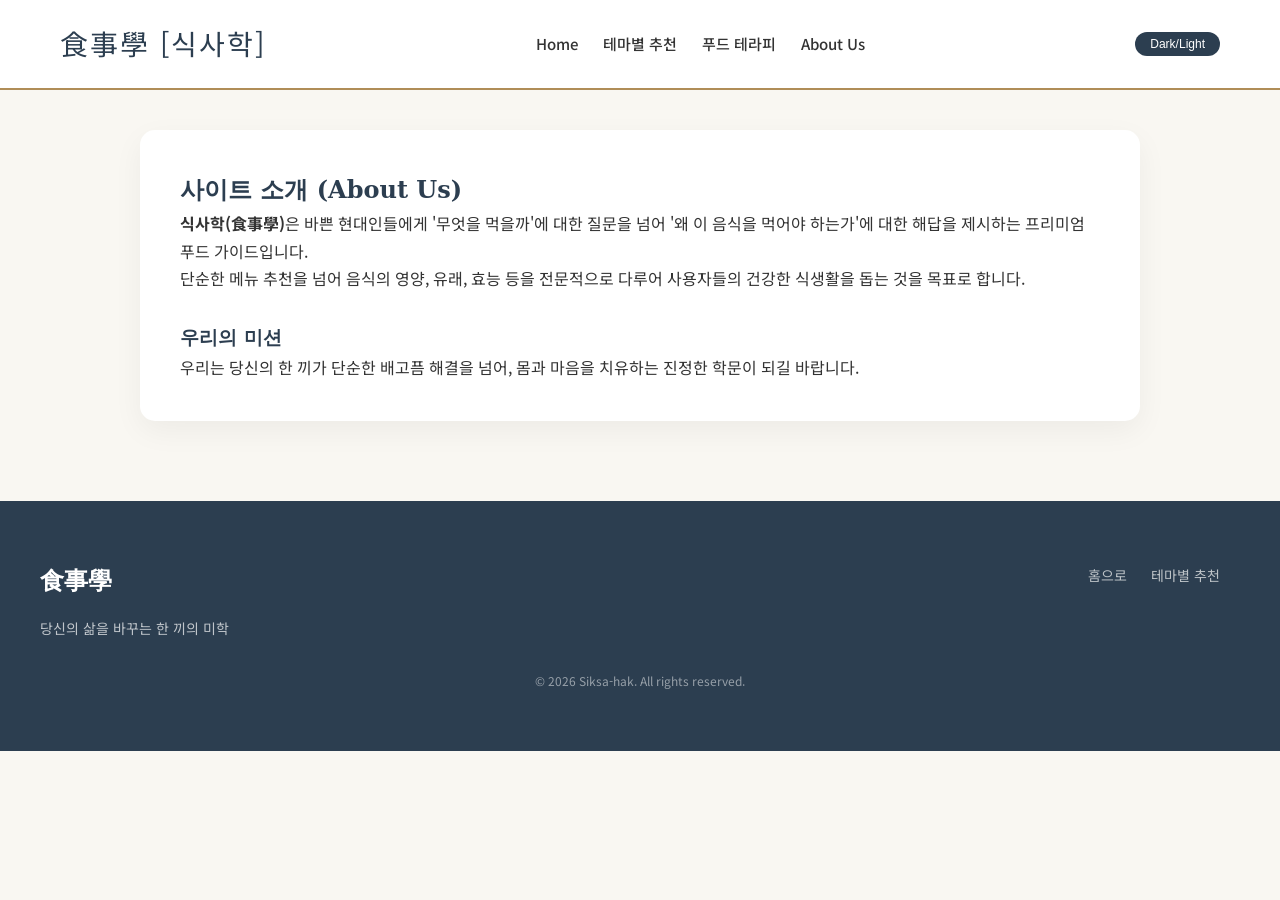
<file: about.html>
<!DOCTYPE html>
<html lang="ko">

<head>
    <!-- Google tag (gtag.js) -->
    <script async src="https://www.googletagmanager.com/gtag/js?id=G-DSRJVRJ87Z"></script>
    <script>
      window.dataLayer = window.dataLayer || [];
      function gtag(){dataLayer.push(arguments);}
      gtag('js', new Date());

      gtag('config', 'G-DSRJVRJ87Z');
    </script>
    <script type="text/javascript">
        (function(c,l,a,r,i,t,y){
            c[a]=c[a]||function(){(c[a].q=c[a].q||[]).push(arguments)};
            t=l.createElement(r);t.async=1;t.src="https://www.clarity.ms/tag/"+i;
            y=l.getElementsByTagName(r)[0];y.parentNode.insertBefore(t,y);
        })(window, document, "clarity", "script", "wo6i0gxyvq");
    </script>
    <meta charset='utf-8'>
    <meta http-equiv='X-UA-Compatible' content='IE=edge'>
    <title>About Us | 식사학 (Siksa-hak)</title>
    <meta name='viewport' content='width=device-width, initial-scale=1'>
    <link href="https://fonts.googleapis.com/css2?family=Noto+Sans+KR:wght@300;500;700&family=Playfair+Display:wght@700&display=swap" rel="stylesheet">
    <link rel='stylesheet' type='text/css' media='screen' href='style.css'>
    <script src='main.js' defer></script>
</head>

<body>
    <header>
        <div class="nav-container">
            <a href="index.html" class="logo">食事學 [식사학]</a>
            <nav>
                <ul>
                    <li><a href="index.html">Home</a></li>
                    <li><a href="thema.html">테마별 추천</a></li>
                    <li><a href="therapy.html">푸드 테라피</a></li>
                    <li><a href="about.html">About Us</a></li>
                </ul>
            </nav>
            <button class="btn-primary" style="padding: 5px 15px; font-size: 12px;" onclick="toggleTheme()">Dark/Light</button>
        </div>
    </header>

    <main class="main-wrapper">
        <section class="tool-section" style="text-align: left;">
            <h2>사이트 소개 (About Us)</h2>
            <p><strong>식사학(食事學)</strong>은 바쁜 현대인들에게 '무엇을 먹을까'에 대한 질문을 넘어 '왜 이 음식을 먹어야 하는가'에 대한 해답을 제시하는 프리미엄 푸드 가이드입니다.</p>
            <p>단순한 메뉴 추천을 넘어 음식의 영양, 유래, 효능 등을 전문적으로 다루어 사용자들의 건강한 식생활을 돕는 것을 목표로 합니다.</p>
            <h3 style="margin-top: 30px;">우리의 미션</h3>
            <p>우리는 당신의 한 끼가 단순한 배고픔 해결을 넘어, 몸과 마음을 치유하는 진정한 학문이 되길 바랍니다.</p>
        </section>
    </main>

    <footer>
        <div class="footer-content">
            <div>
                <h2 style="color: white; margin-bottom: 15px;">食事學</h2>
                <p style="font-size: 14px; opacity: 0.7;">당신의 삶을 바꾸는 한 끼의 미학</p>
            </div>
            <div class="footer-links">
                <a href="index.html">홈으로</a>
                <a href="thema.html">테마별 추천</a>
            </div>
        </div>
        <p style="text-align: center; margin-top: 30px; opacity: 0.5; font-size: 12px;">&copy; 2026 Siksa-hak. All rights reserved.</p>
    </footer>
</body>

</html>
</file>
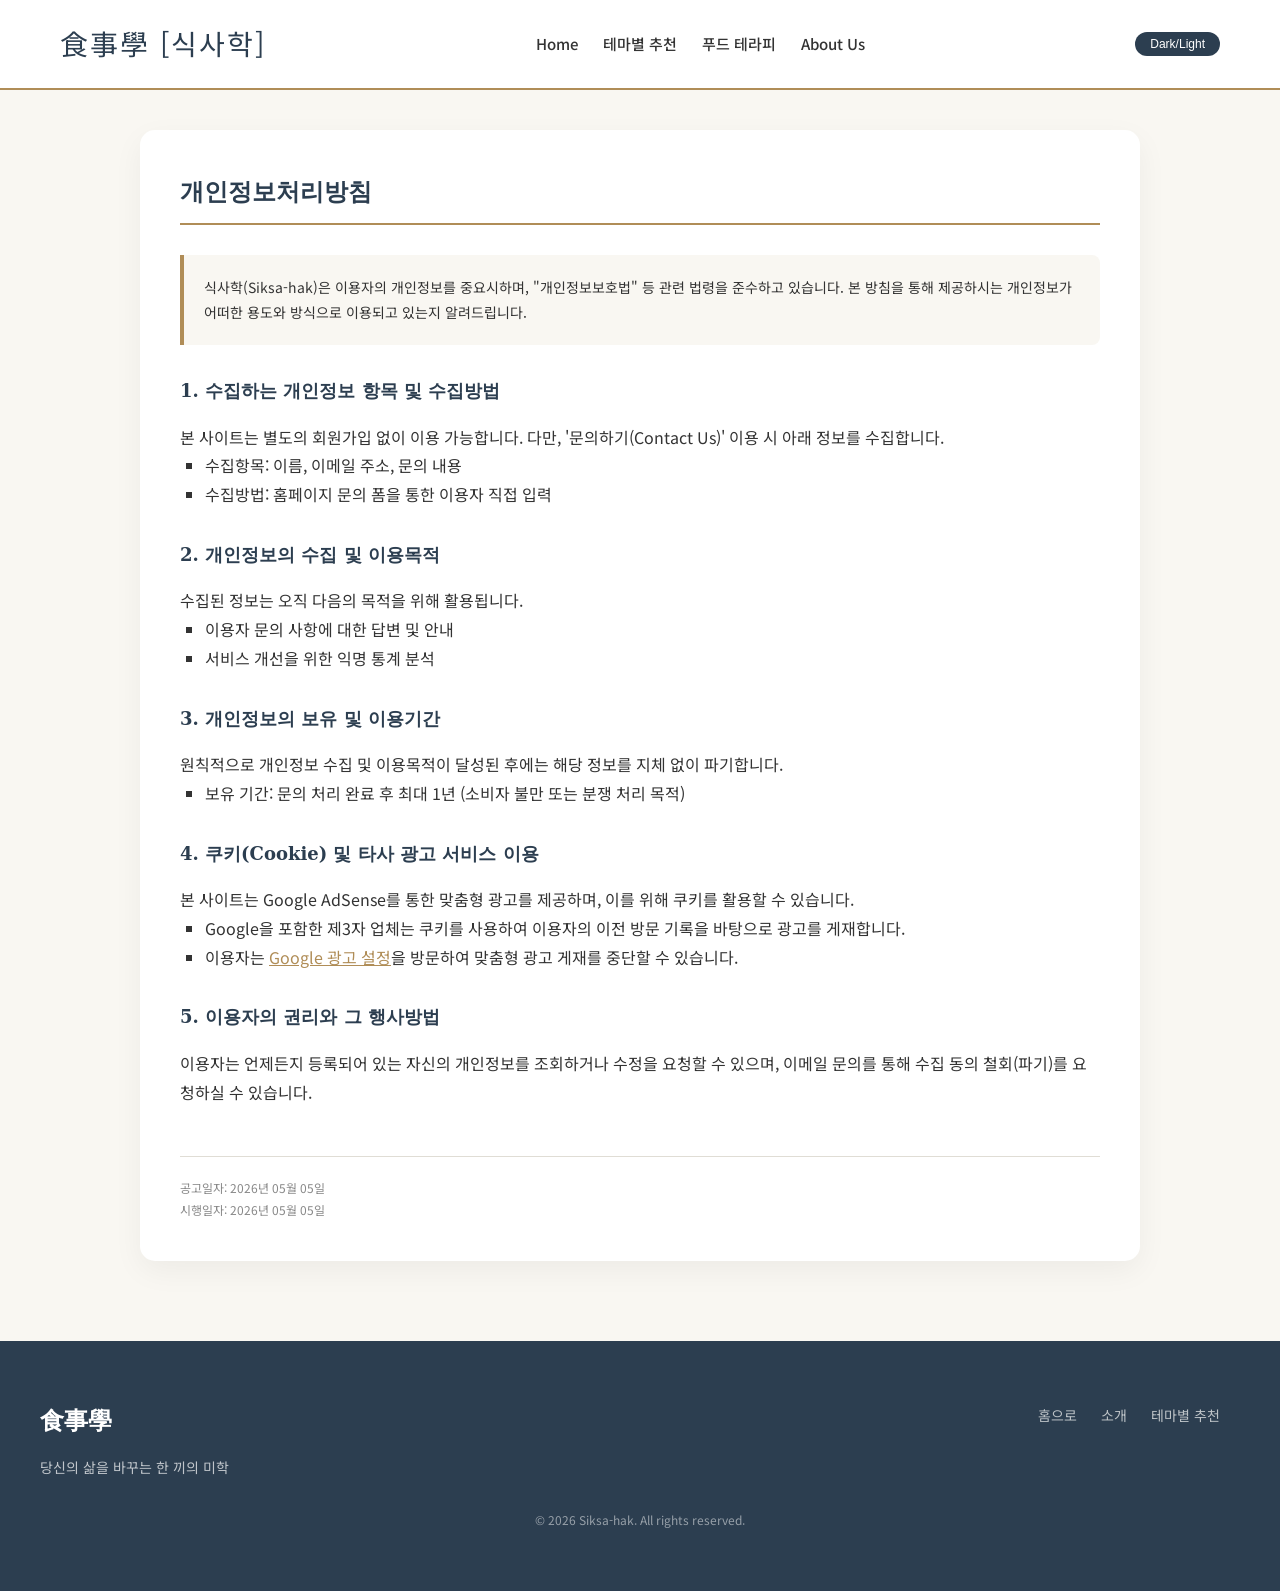
<file: privacy.html>
<!DOCTYPE html>
<html lang="ko">

<head>
    <!-- Google tag (gtag.js) -->
    <script async src="https://www.googletagmanager.com/gtag/js?id=G-DSRJVRJ87Z"></script>
    <script>
      window.dataLayer = window.dataLayer || [];
      function gtag(){dataLayer.push(arguments);}
      gtag('js', new Date());

      gtag('config', 'G-DSRJVRJ87Z');
    </script>
    <script type="text/javascript">
        (function(c,l,a,r,i,t,y){
            c[a]=c[a]||function(){(c[a].q=c[a].q||[]).push(arguments)};
            t=l.createElement(r);t.async=1;t.src="https://www.clarity.ms/tag/"+i;
            y=l.getElementsByTagName(r)[0];y.parentNode.insertBefore(t,y);
        })(window, document, "clarity", "script", "wo6i0gxyvq");
    </script>
    <meta charset='utf-8'>
    <meta http-equiv='X-UA-Compatible' content='IE=edge'>
    <title>개인정보처리방침 | 식사학 (Siksa-hak)</title>
    <meta name='viewport' content='width=device-width, initial-scale=1'>
    <link href="https://fonts.googleapis.com/css2?family=Noto+Sans+KR:wght@300;500;700&family=Playfair+Display:wght@700&display=swap" rel="stylesheet">
    <link rel='stylesheet' type='text/css' media='screen' href='style.css'>
    <script src='main.js' defer></script>
</head>

<body>
    <header>
        <div class="nav-container">
            <a href="index.html" class="logo">食事學 [식사학]</a>
            <nav>
                <ul>
                    <li><a href="index.html">Home</a></li>
                    <li><a href="thema.html">테마별 추천</a></li>
                    <li><a href="therapy.html">푸드 테라피</a></li>
                    <li><a href="about.html">About Us</a></li>
                </ul>
            </nav>
            <button class="btn-primary" style="padding: 5px 15px; font-size: 12px;" onclick="toggleTheme()">Dark/Light</button>
        </div>
    </header>

    <main class="main-wrapper">
        <section class="tool-section" style="text-align: left; line-height: 1.8;">
            <h2 style="border-bottom: 2px solid var(--accent-gold); padding-bottom: 10px; margin-bottom: 30px;">개인정보처리방침</h2>
            
            <p style="background: var(--bg-soft); padding: 20px; border-left: 4px solid var(--accent-gold); margin-bottom: 30px; font-size: 14px; border-radius: 0 8px 8px 0;">
                식사학(Siksa-hak)은 이용자의 개인정보를 중요시하며, "개인정보보호법" 등 관련 법령을 준수하고 있습니다. 본 방침을 통해 제공하시는 개인정보가 어떠한 용도와 방식으로 이용되고 있는지 알려드립니다.
            </p>

            <h3 style="font-size: 18px; margin: 30px 0 15px; color: var(--brand-color);">1. 수집하는 개인정보 항목 및 수집방법</h3>
            <p>본 사이트는 별도의 회원가입 없이 이용 가능합니다. 다만, '문의하기(Contact Us)' 이용 시 아래 정보를 수집합니다.</p>
            <ul style="margin-left: 25px; margin-bottom: 20px; list-style-type: square;">
                <li>수집항목: 이름, 이메일 주소, 문의 내용</li>
                <li>수집방법: 홈페이지 문의 폼을 통한 이용자 직접 입력</li>
            </ul>

            <h3 style="font-size: 18px; margin: 30px 0 15px; color: var(--brand-color);">2. 개인정보의 수집 및 이용목적</h3>
            <p>수집된 정보는 오직 다음의 목적을 위해 활용됩니다.</p>
            <ul style="margin-left: 25px; margin-bottom: 20px; list-style-type: square;">
                <li>이용자 문의 사항에 대한 답변 및 안내</li>
                <li>서비스 개선을 위한 익명 통계 분석</li>
            </ul>

            <h3 style="font-size: 18px; margin: 30px 0 15px; color: var(--brand-color);">3. 개인정보의 보유 및 이용기간</h3>
            <p>원칙적으로 개인정보 수집 및 이용목적이 달성된 후에는 해당 정보를 지체 없이 파기합니다.</p>
            <ul style="margin-left: 25px; margin-bottom: 20px; list-style-type: square;">
                <li>보유 기간: 문의 처리 완료 후 최대 1년 (소비자 불만 또는 분쟁 처리 목적)</li>
            </ul>

            <h3 style="font-size: 18px; margin: 30px 0 15px; color: var(--brand-color);">4. 쿠키(Cookie) 및 타사 광고 서비스 이용</h3>
            <p>본 사이트는 Google AdSense를 통한 맞춤형 광고를 제공하며, 이를 위해 쿠키를 활용할 수 있습니다.</p>
            <ul style="margin-left: 25px; margin-bottom: 20px; list-style-type: square;">
                <li>Google을 포함한 제3자 업체는 쿠키를 사용하여 이용자의 이전 방문 기록을 바탕으로 광고를 게재합니다.</li>
                <li>이용자는 <a href="https://www.google.com/settings/ads" target="_blank" style="color: var(--accent-gold);">Google 광고 설정</a>을 방문하여 맞춤형 광고 게재를 중단할 수 있습니다.</li>
            </ul>

            <h3 style="font-size: 18px; margin: 30px 0 15px; color: var(--brand-color);">5. 이용자의 권리와 그 행사방법</h3>
            <p>이용자는 언제든지 등록되어 있는 자신의 개인정보를 조회하거나 수정을 요청할 수 있으며, 이메일 문의를 통해 수집 동의 철회(파기)를 요청하실 수 있습니다.</p>

            <p style="margin-top: 50px; font-size: 12px; color: #888; border-top: 1px solid var(--border); padding-top: 20px;">
                공고일자: 2026년 05월 05일<br>
                시행일자: 2026년 05월 05일
            </p>
        </section>
    </main>

    <footer>
        <div class="footer-content">
            <div>
                <h2 style="color: white; margin-bottom: 15px;">食事學</h2>
                <p style="font-size: 14px; opacity: 0.7;">당신의 삶을 바꾸는 한 끼의 미학</p>
            </div>
            <div class="footer-links">
                <a href="index.html">홈으로</a>
                <a href="about.html">소개</a>
                <a href="thema.html">테마별 추천</a>
            </div>
        </div>
        <p style="text-align: center; margin-top: 30px; opacity: 0.5; font-size: 12px;">&copy; 2026 Siksa-hak. All rights reserved.</p>
    </footer>
</body>

</html>
</file>
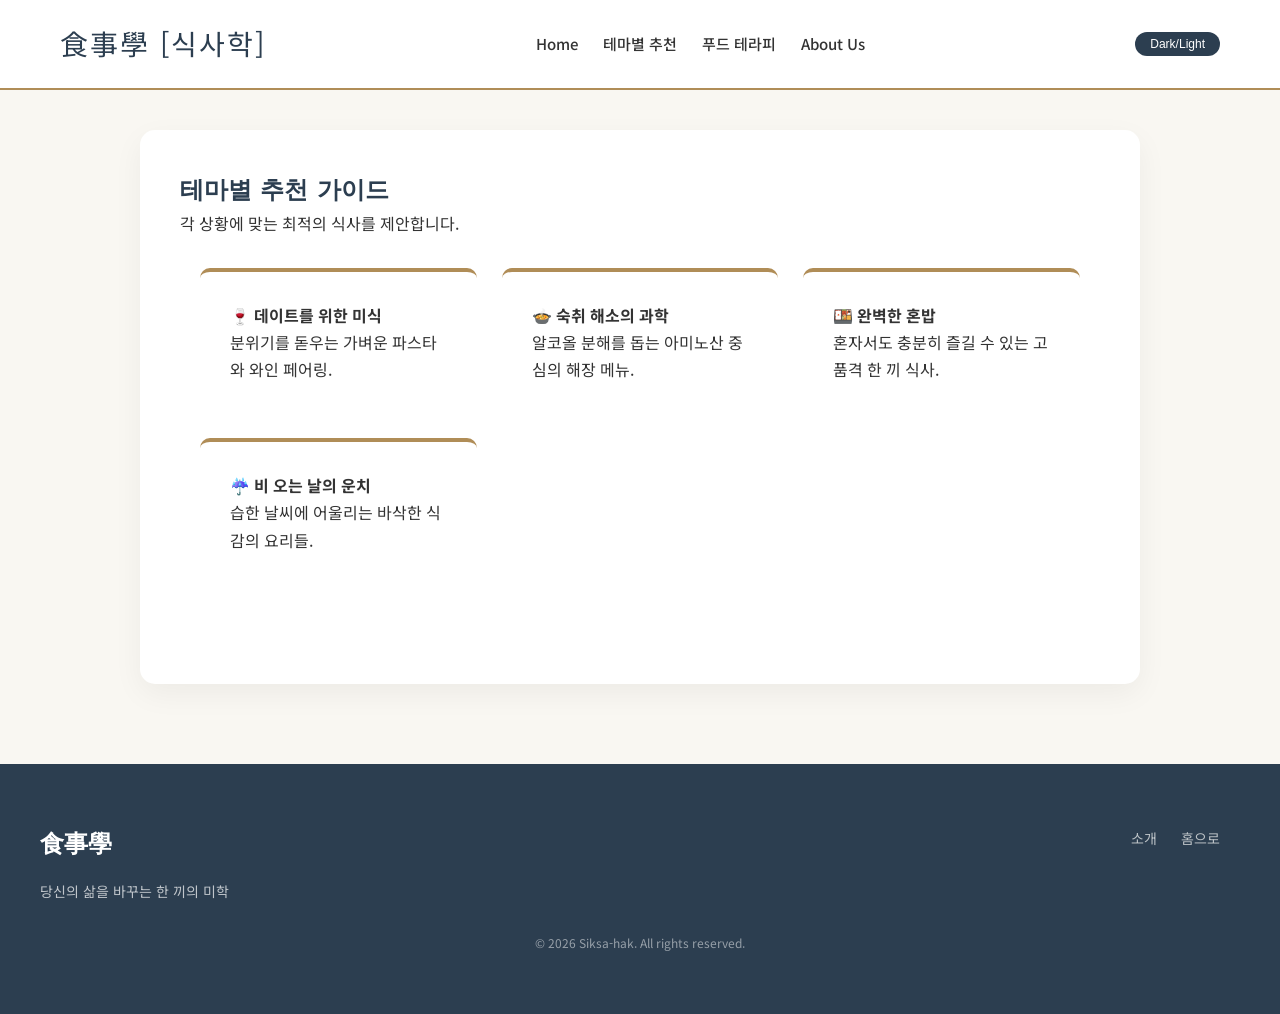
<file: thema.html>
<!DOCTYPE html>
<html lang="ko">

<head>
    <!-- Google tag (gtag.js) -->
    <script async src="https://www.googletagmanager.com/gtag/js?id=G-DSRJVRJ87Z"></script>
    <script>
      window.dataLayer = window.dataLayer || [];
      function gtag(){dataLayer.push(arguments);}
      gtag('js', new Date());

      gtag('config', 'G-DSRJVRJ87Z');
    </script>
    <script type="text/javascript">
        (function(c,l,a,r,i,t,y){
            c[a]=c[a]||function(){(c[a].q=c[a].q||[]).push(arguments)};
            t=l.createElement(r);t.async=1;t.src="https://www.clarity.ms/tag/"+i;
            y=l.getElementsByTagName(r)[0];y.parentNode.insertBefore(t,y);
        })(window, document, "clarity", "script", "wo6i0gxyvq");
    </script>
    <meta charset='utf-8'>
    <meta http-equiv='X-UA-Compatible' content='IE=edge'>
    <title>테마별 추천 | 식사학 (Siksa-hak)</title>
    <meta name='viewport' content='width=device-width, initial-scale=1'>
    <link href="https://fonts.googleapis.com/css2?family=Noto+Sans+KR:wght@300;500;700&family=Playfair+Display:wght@700&display=swap" rel="stylesheet">
    <link rel='stylesheet' type='text/css' media='screen' href='style.css'>
    <script src='main.js' defer></script>
</head>

<body>
    <header>
        <div class="nav-container">
            <a href="index.html" class="logo">食事學 [식사학]</a>
            <nav>
                <ul>
                    <li><a href="index.html">Home</a></li>
                    <li><a href="thema.html">테마별 추천</a></li>
                    <li><a href="therapy.html">푸드 테라피</a></li>
                    <li><a href="about.html">About Us</a></li>
                </ul>
            </nav>
            <button class="btn-primary" style="padding: 5px 15px; font-size: 12px;" onclick="toggleTheme()">Dark/Light</button>
        </div>
    </header>

    <main class="main-wrapper">
        <section class="tool-section" style="text-align: left;">
            <h2>테마별 추천 가이드</h2>
            <p>각 상황에 맞는 최적의 식사를 제안합니다.</p>
            <div class="category-grid" style="margin-top: 30px;">
                <div class="category-card"><h4>🍷 데이트를 위한 미식</h4><p>분위기를 돋우는 가벼운 파스타와 와인 페어링.</p></div>
                <div class="category-card"><h4>🍲 숙취 해소의 과학</h4><p>알코올 분해를 돕는 아미노산 중심의 해장 메뉴.</p></div>
                <div class="category-card"><h4>🍱 완벽한 혼밥</h4><p>혼자서도 충분히 즐길 수 있는 고품격 한 끼 식사.</p></div>
                <div class="category-card"><h4>☔ 비 오는 날의 운치</h4><p>습한 날씨에 어울리는 바삭한 식감의 요리들.</p></div>
            </div>
        </section>
    </main>

    <footer>
        <div class="footer-content">
            <div>
                <h2 style="color: white; margin-bottom: 15px;">食事學</h2>
                <p style="font-size: 14px; opacity: 0.7;">당신의 삶을 바꾸는 한 끼의 미학</p>
            </div>
            <div class="footer-links">
                <a href="about.html">소개</a>
                <a href="index.html">홈으로</a>
            </div>
        </div>
        <p style="text-align: center; margin-top: 30px; opacity: 0.5; font-size: 12px;">&copy; 2026 Siksa-hak. All rights reserved.</p>
    </footer>
</body>

</html>
</file>
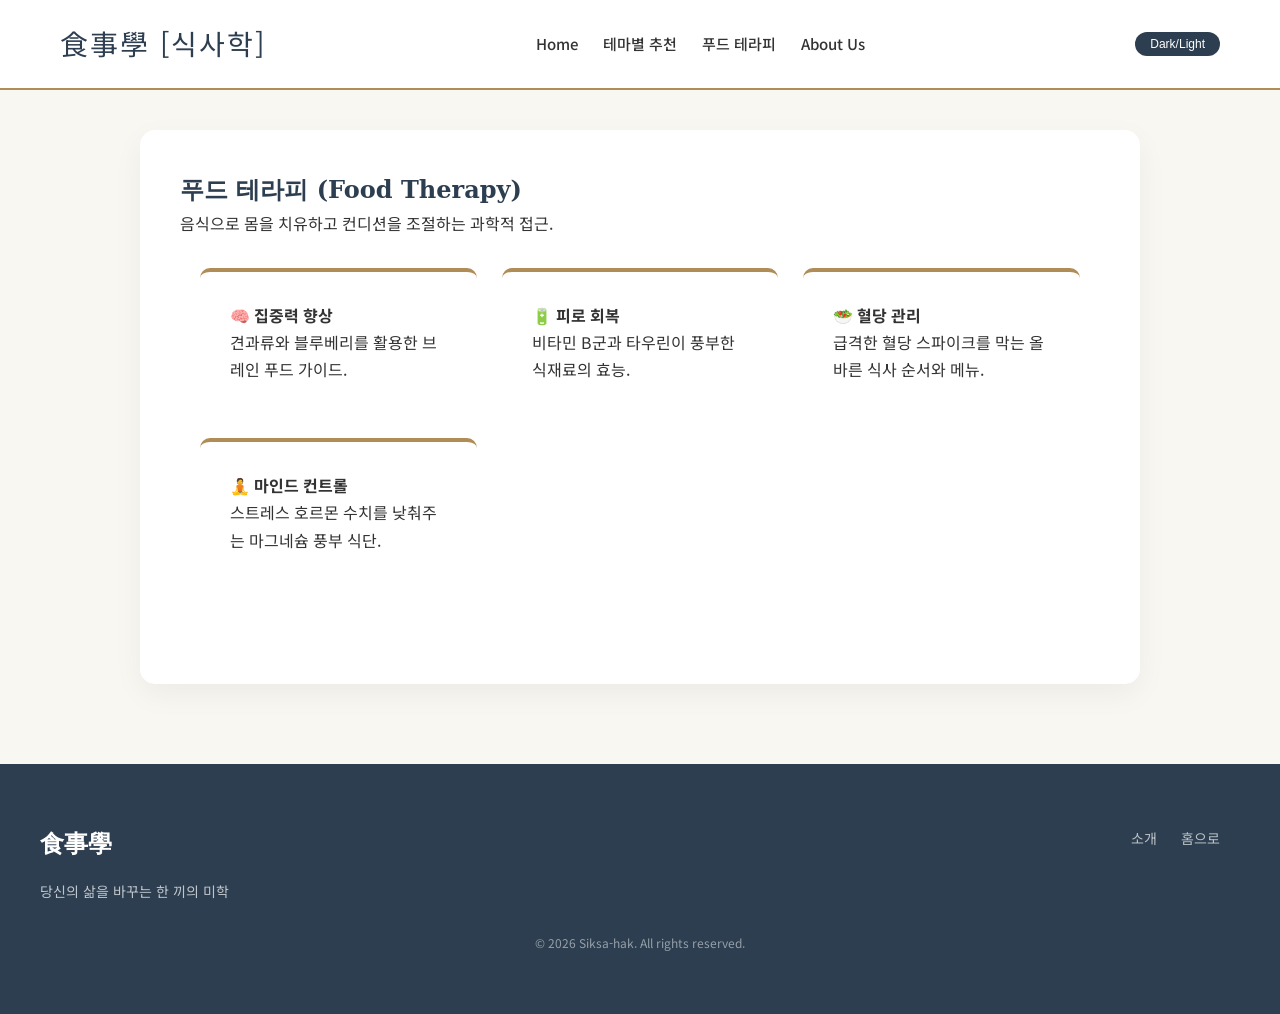
<file: therapy.html>
<!DOCTYPE html>
<html lang="ko">

<head>
    <!-- Google tag (gtag.js) -->
    <script async src="https://www.googletagmanager.com/gtag/js?id=G-DSRJVRJ87Z"></script>
    <script>
      window.dataLayer = window.dataLayer || [];
      function gtag(){dataLayer.push(arguments);}
      gtag('js', new Date());

      gtag('config', 'G-DSRJVRJ87Z');
    </script>
    <script type="text/javascript">
        (function(c,l,a,r,i,t,y){
            c[a]=c[a]||function(){(c[a].q=c[a].q||[]).push(arguments)};
            t=l.createElement(r);t.async=1;t.src="https://www.clarity.ms/tag/"+i;
            y=l.getElementsByTagName(r)[0];y.parentNode.insertBefore(t,y);
        })(window, document, "clarity", "script", "wo6i0gxyvq");
    </script>
    <meta charset='utf-8'>
    <meta http-equiv='X-UA-Compatible' content='IE=edge'>
    <title>푸드 테라피 | 식사학 (Siksa-hak)</title>
    <meta name='viewport' content='width=device-width, initial-scale=1'>
    <link href="https://fonts.googleapis.com/css2?family=Noto+Sans+KR:wght@300;500;700&family=Playfair+Display:wght@700&display=swap" rel="stylesheet">
    <link rel='stylesheet' type='text/css' media='screen' href='style.css'>
    <script src='main.js' defer></script>
</head>

<body>
    <header>
        <div class="nav-container">
            <a href="index.html" class="logo">食事學 [식사학]</a>
            <nav>
                <ul>
                    <li><a href="index.html">Home</a></li>
                    <li><a href="thema.html">테마별 추천</a></li>
                    <li><a href="therapy.html">푸드 테라피</a></li>
                    <li><a href="about.html">About Us</a></li>
                </ul>
            </nav>
            <button class="btn-primary" style="padding: 5px 15px; font-size: 12px;" onclick="toggleTheme()">Dark/Light</button>
        </div>
    </header>

    <main class="main-wrapper">
        <section class="tool-section" style="text-align: left;">
            <h2>푸드 테라피 (Food Therapy)</h2>
            <p>음식으로 몸을 치유하고 컨디션을 조절하는 과학적 접근.</p>
            <div class="category-grid" style="margin-top: 30px;">
                <div class="category-card">
                    <h4>🧠 집중력 향상</h4>
                    <p>견과류와 블루베리를 활용한 브레인 푸드 가이드.</p>
                </div>
                <div class="category-card">
                    <h4>🔋 피로 회복</h4>
                    <p>비타민 B군과 타우린이 풍부한 식재료의 효능.</p>
                </div>
                <div class="category-card">
                    <h4>🥗 혈당 관리</h4>
                    <p>급격한 혈당 스파이크를 막는 올바른 식사 순서와 메뉴.</p>
                </div>
                <div class="category-card">
                    <h4>🧘 마인드 컨트롤</h4>
                    <p>스트레스 호르몬 수치를 낮춰주는 마그네슘 풍부 식단.</p>
                </div>
            </div>
        </section>
    </main>

    <footer>
        <div class="footer-content">
            <div>
                <h2 style="color: white; margin-bottom: 15px;">食事學</h2>
                <p style="font-size: 14px; opacity: 0.7;">당신의 삶을 바꾸는 한 끼의 미학</p>
            </div>
            <div class="footer-links">
                <a href="about.html">소개</a>
                <a href="index.html">홈으로</a>
            </div>
        </div>
        <p style="text-align: center; margin-top: 30px; opacity: 0.5; font-size: 12px;">&copy; 2026 Siksa-hak. All rights reserved.</p>
    </footer>
</body>

</html>
</file>
<file: style.css>
:root {
    --brand-color: #2c3e50;
    --accent-gold: #b08d57;
    --text-main: #333333;
    --bg-soft: #f9f7f2;
    --white: #ffffff;
    --border: #e0ddd5;
}

[data-theme="dark"] {
    --brand-color: #ecf0f1;
    --accent-gold: #d4af37;
    --text-main: #e0e0e0;
    --bg-soft: #1a1a1a;
    --white: #2c3e50;
    --border: #34495e;
}

* { box-sizing: border-box; margin: 0; padding: 0; }

body {
    font-family: 'Noto Sans KR', sans-serif;
    background-color: var(--bg-soft);
    color: var(--text-main);
    line-height: 1.7;
}

h1, h2, h3 { font-family: 'Serif', 'Playfair Display', serif; font-weight: 700; color: var(--brand-color); }

/* Header */
header {
    background-color: var(--white);
    border-bottom: 2px solid var(--accent-gold);
    padding: 20px 0;
    position: sticky;
    top: 0;
    z-index: 1000;
}

.nav-container {
    max-width: 1200px;
    margin: 0 auto;
    display: flex;
    justify-content: space-between;
    align-items: center;
    padding: 0 20px;
}

.logo { font-size: 28px; text-decoration: none; color: var(--brand-color); letter-spacing: 2px; }

nav ul { display: flex; list-style: none; gap: 25px; }
nav ul li a { text-decoration: none; color: var(--text-main); font-size: 15px; font-weight: 500; cursor: pointer; }
nav ul li a:hover { color: var(--accent-gold); }

/* Hero Magazine Style */
.hero {
    max-width: 1200px;
    margin: 40px auto;
    display: grid;
    grid-template-columns: 1fr 1fr;
    gap: 40px;
    padding: 0 20px;
    align-items: center;
}

.hero-text h1 { font-size: 48px; margin-bottom: 20px; line-height: 1.2; }
.hero-text p { font-size: 18px; color: #666; margin-bottom: 30px; }

/* Interactive Tools Container */
.tool-section {
    background-color: var(--white);
    border-radius: 15px;
    padding: 40px;
    margin: 40px auto;
    max-width: 1000px;
    box-shadow: 0 10px 30px rgba(0,0,0,0.05);
    text-align: center;
}

.btn-primary {
    background-color: var(--brand-color);
    color: white;
    padding: 15px 40px;
    border: none;
    border-radius: 30px;
    font-size: 18px;
    cursor: pointer;
    transition: 0.3s;
}

.btn-primary:hover { transform: scale(1.05); background-color: var(--accent-gold); }

/* Result Cards */
.result-card {
    margin-top: 30px;
    padding: 30px;
    border: 1px solid var(--border);
    border-radius: 12px;
    background: var(--bg-soft);
}

.calorie-tag {
    display: inline-block;
    margin-top: 15px;
    padding: 5px 15px;
    background: #e74c3c;
    color: white;
    border-radius: 20px;
    font-size: 14px;
}

.result-card.mbti-box {
    display: none;
    margin-top: 25px;
    padding: 25px;
    background: #fff3e0;
    border-radius: 15px;
    line-height: 1.7;
    border: none;
}

.food-highlight {
    font-size: 32px;
    font-weight: bold;
    color: #e64a19;
    margin: 15px 0;
}

/* Category Grid */
.category-grid {
    max-width: 1200px;
    margin: 60px auto;
    display: grid;
    grid-template-columns: repeat(auto-fit, minmax(250px, 1fr));
    gap: 25px;
    padding: 0 20px;
}

.category-card {
    background: var(--white);
    padding: 30px;
    border-radius: 10px;
    border-top: 4px solid var(--accent-gold);
    transition: 0.3s;
}

.category-card:hover { transform: translateY(-10px); box-shadow: 0 15px 30px rgba(0,0,0,0.1); }

/* Footer */
footer {
    background: var(--brand-color);
    color: white;
    padding: 60px 20px;
    margin-top: 80px;
}

.footer-content {
    max-width: 1200px;
    margin: 0 auto;
    display: flex;
    justify-content: space-between;
    flex-wrap: wrap;
    gap: 30px;
}

.footer-links a { color: #bdc3c7; text-decoration: none; margin-right: 20px; font-size: 14px; }
.footer-links a:hover { color: white; }

@media (max-width: 768px) {
    .hero { grid-template-columns: 1fr; text-align: center; }
    .hero-text h1 { font-size: 32px; }
    nav ul { display: none; }
}
</file>
